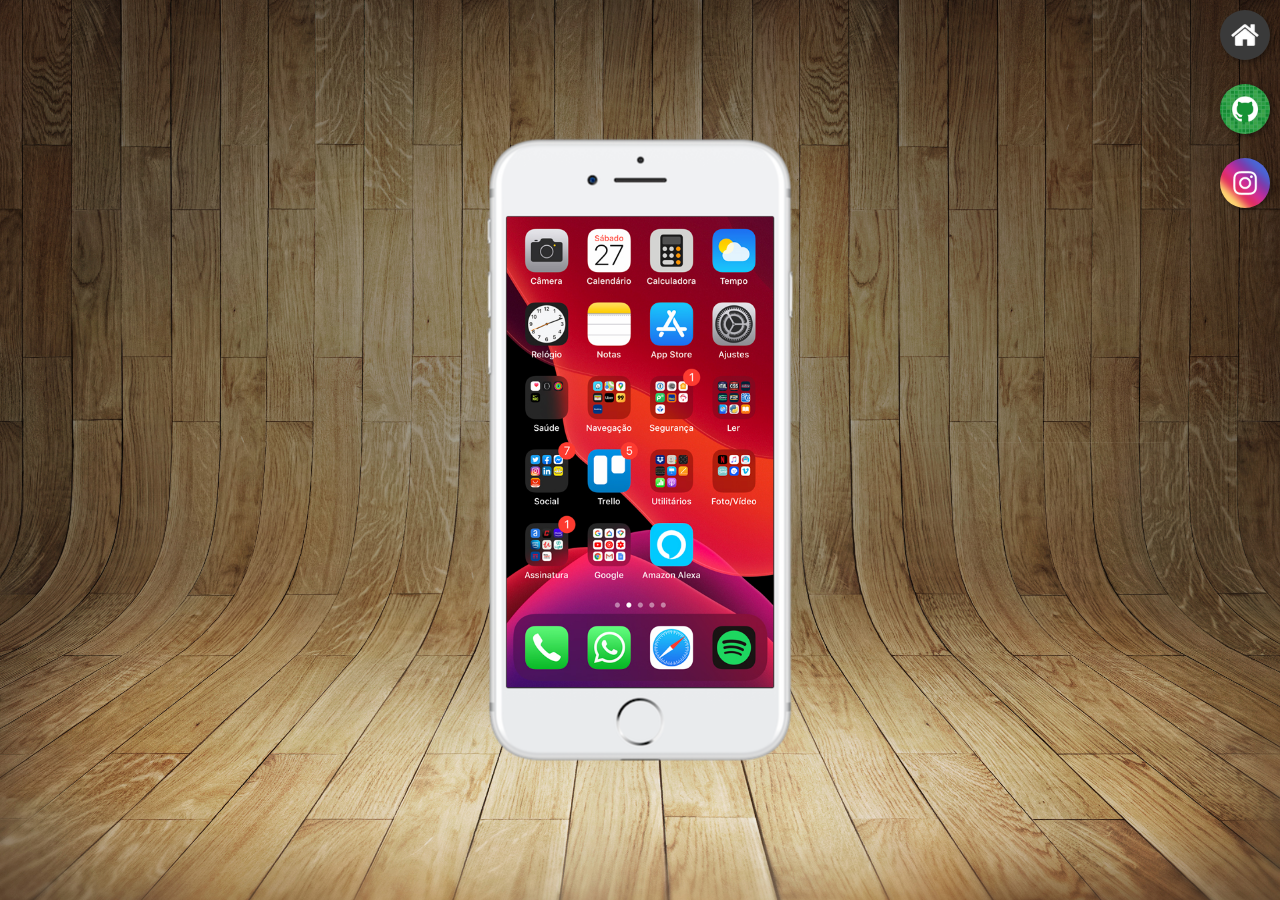
<file: index.html>
<!DOCTYPE html>
<html lang="pt-br">
<head>
    <link rel="shortcut icon" href="imagens/favicon-16x16.png" type="image/x-icon">
    <meta charset="UTF-8">
    <meta name="viewport" content="width=device-width, initial-scale=1.0">
    <link rel="stylesheet" href="estilos/style.css">
    <title>Projeto Redes Sociais</title>
</head>
<body>
    <main>
        <section id="telefone">
            <iframe src="home.html" name="tela" id="tela" frameborder="0"></iframe>
        </section>
    
        <section id="redes-sociais">
            <a href="home.html" target="tela"><img src="imagens/logo-home.jpg" alt="Home"></a><br>
            
            <a href="github.html" target="tela"><img src="imagens/logo-github.jpg" alt="Github"></a><br>
            
            <a href="instagram.html" target="tela"><img src="imagens/logo-instagram.jpg" alt="Instagram"></a>
        </section>
    </main>
</body>
</html>
</file>
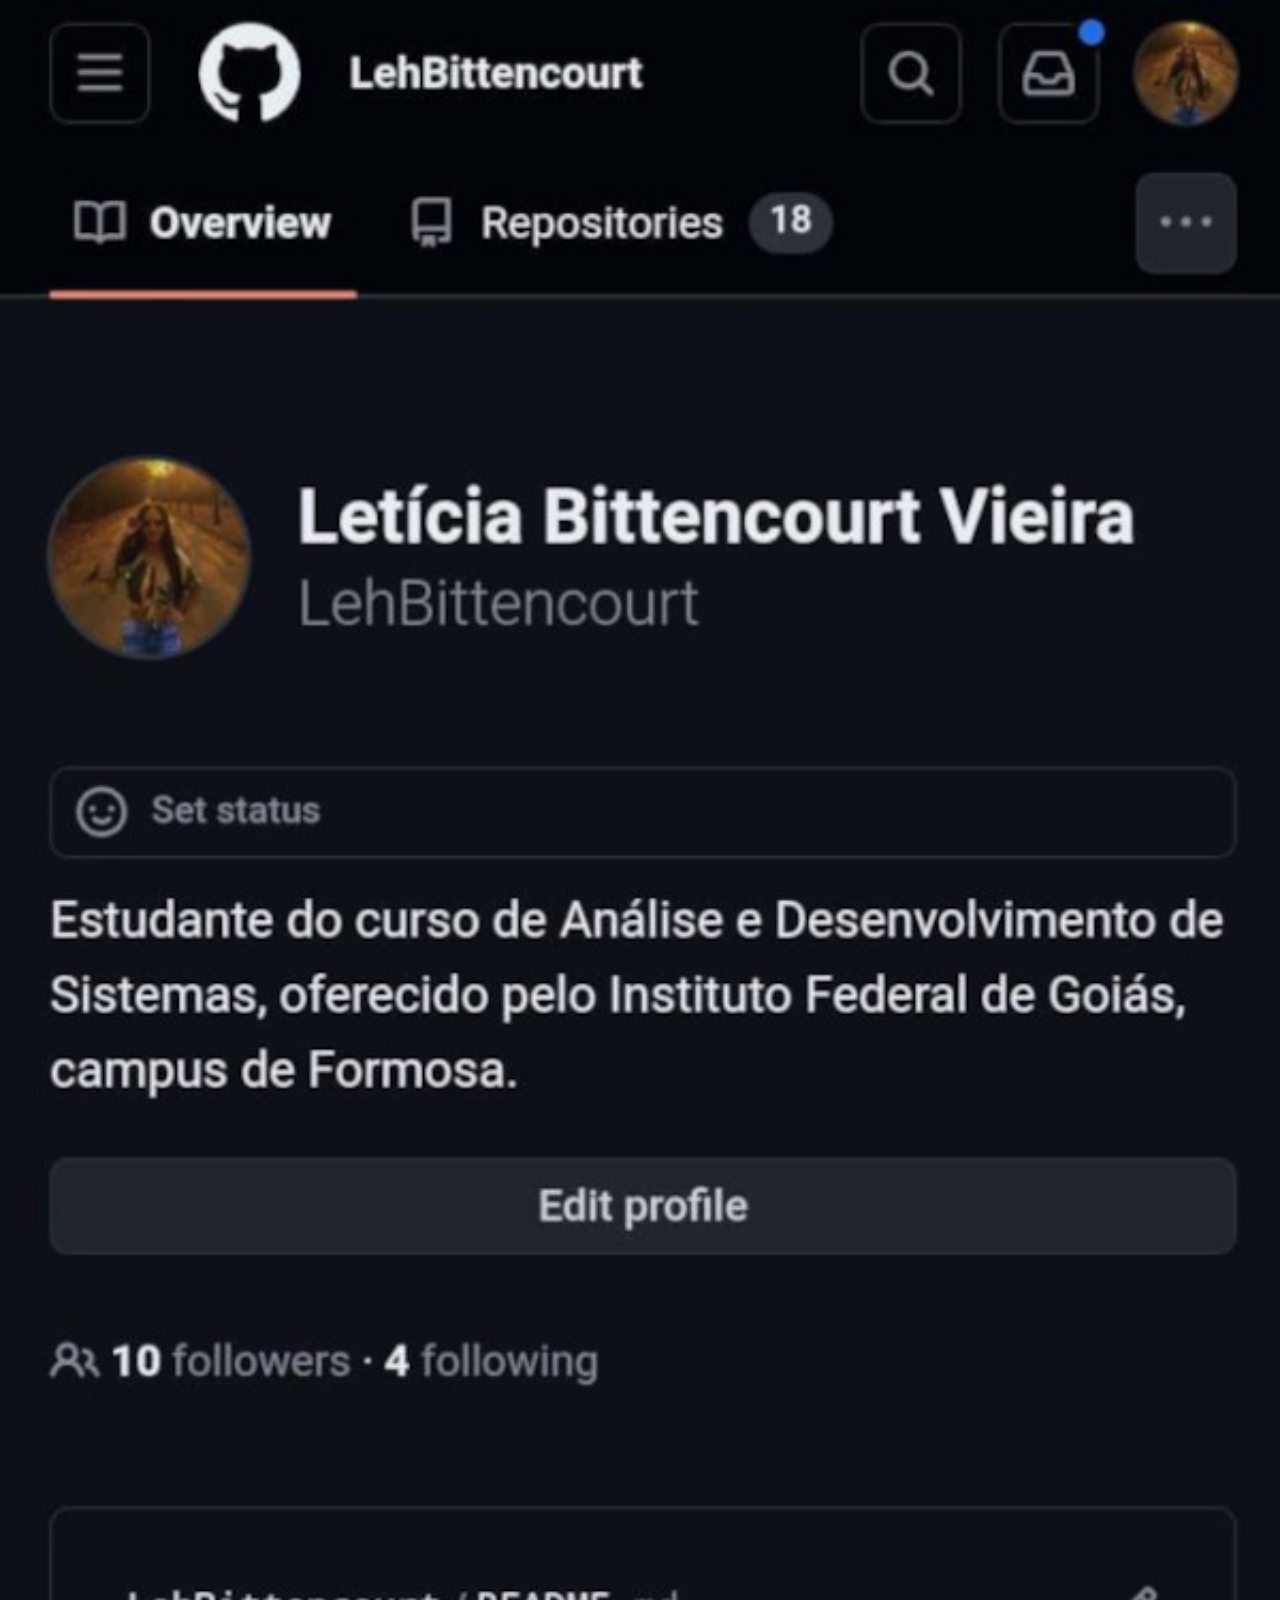
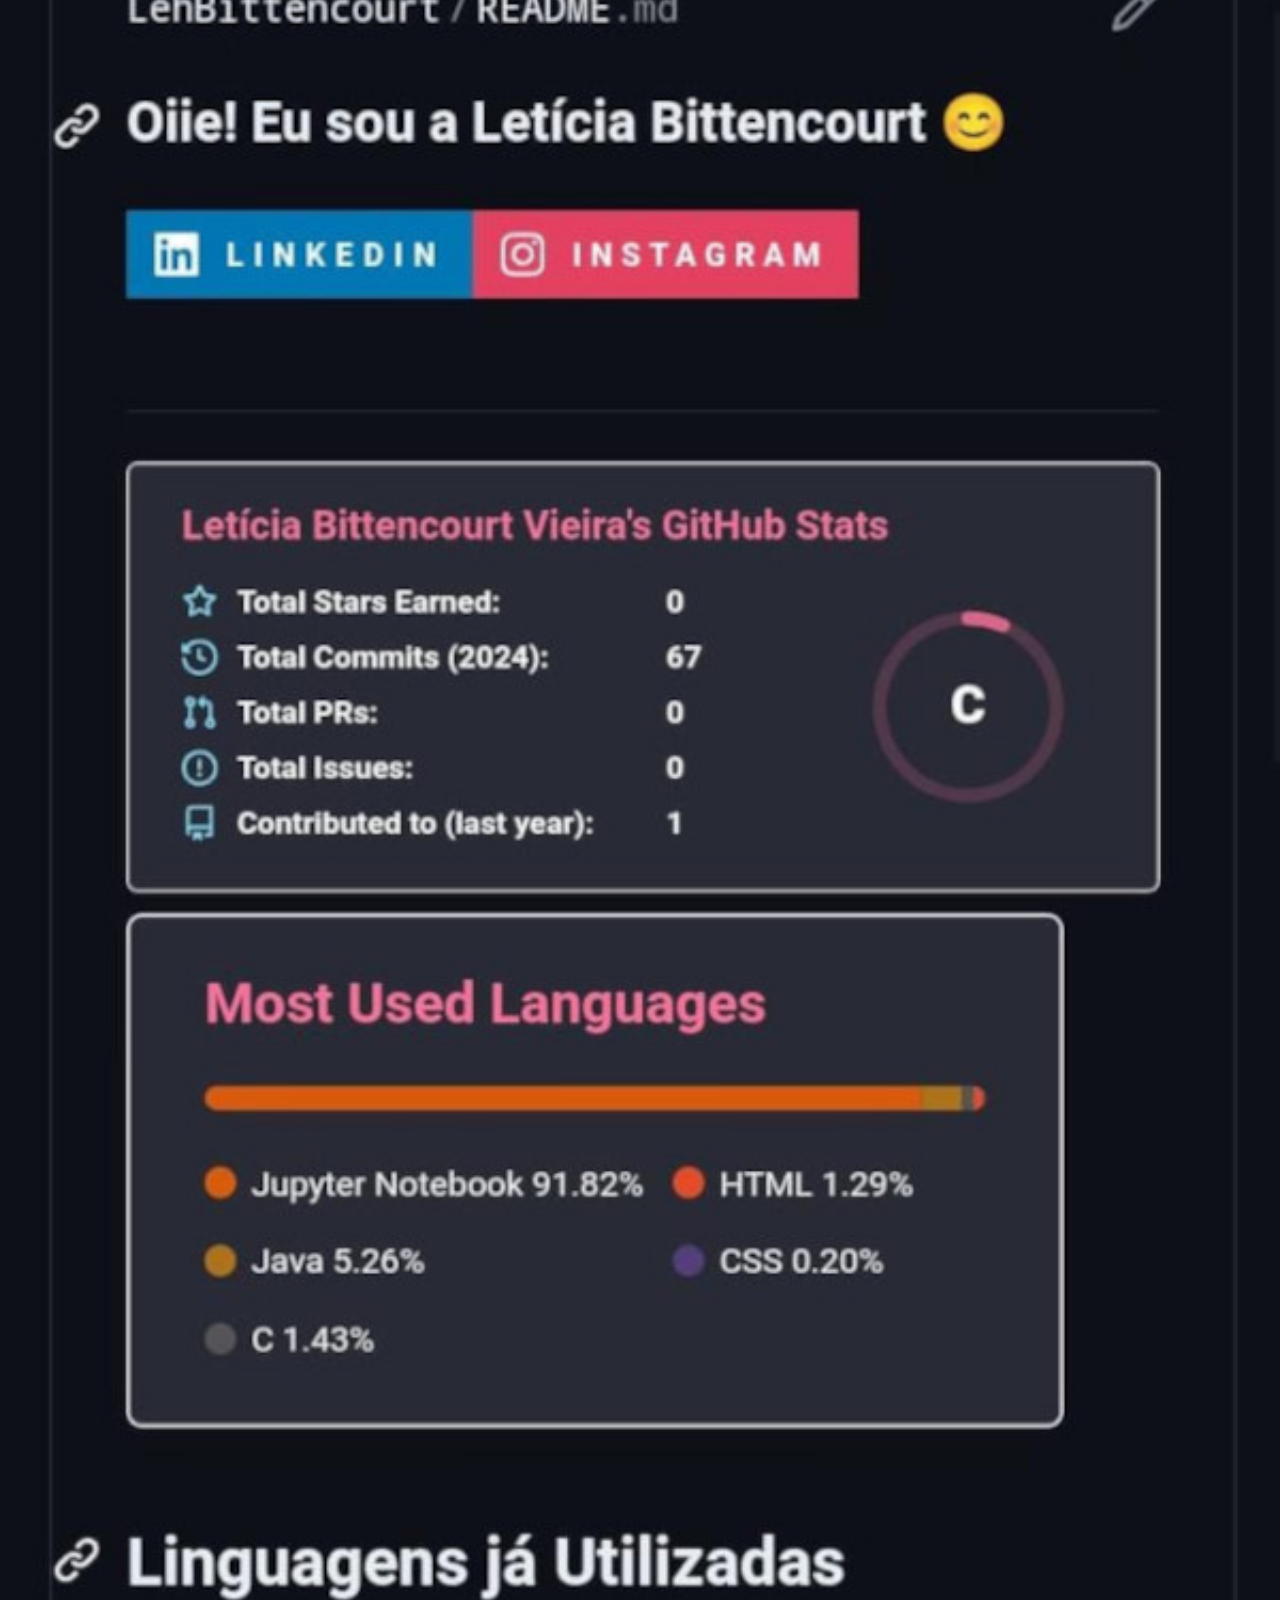
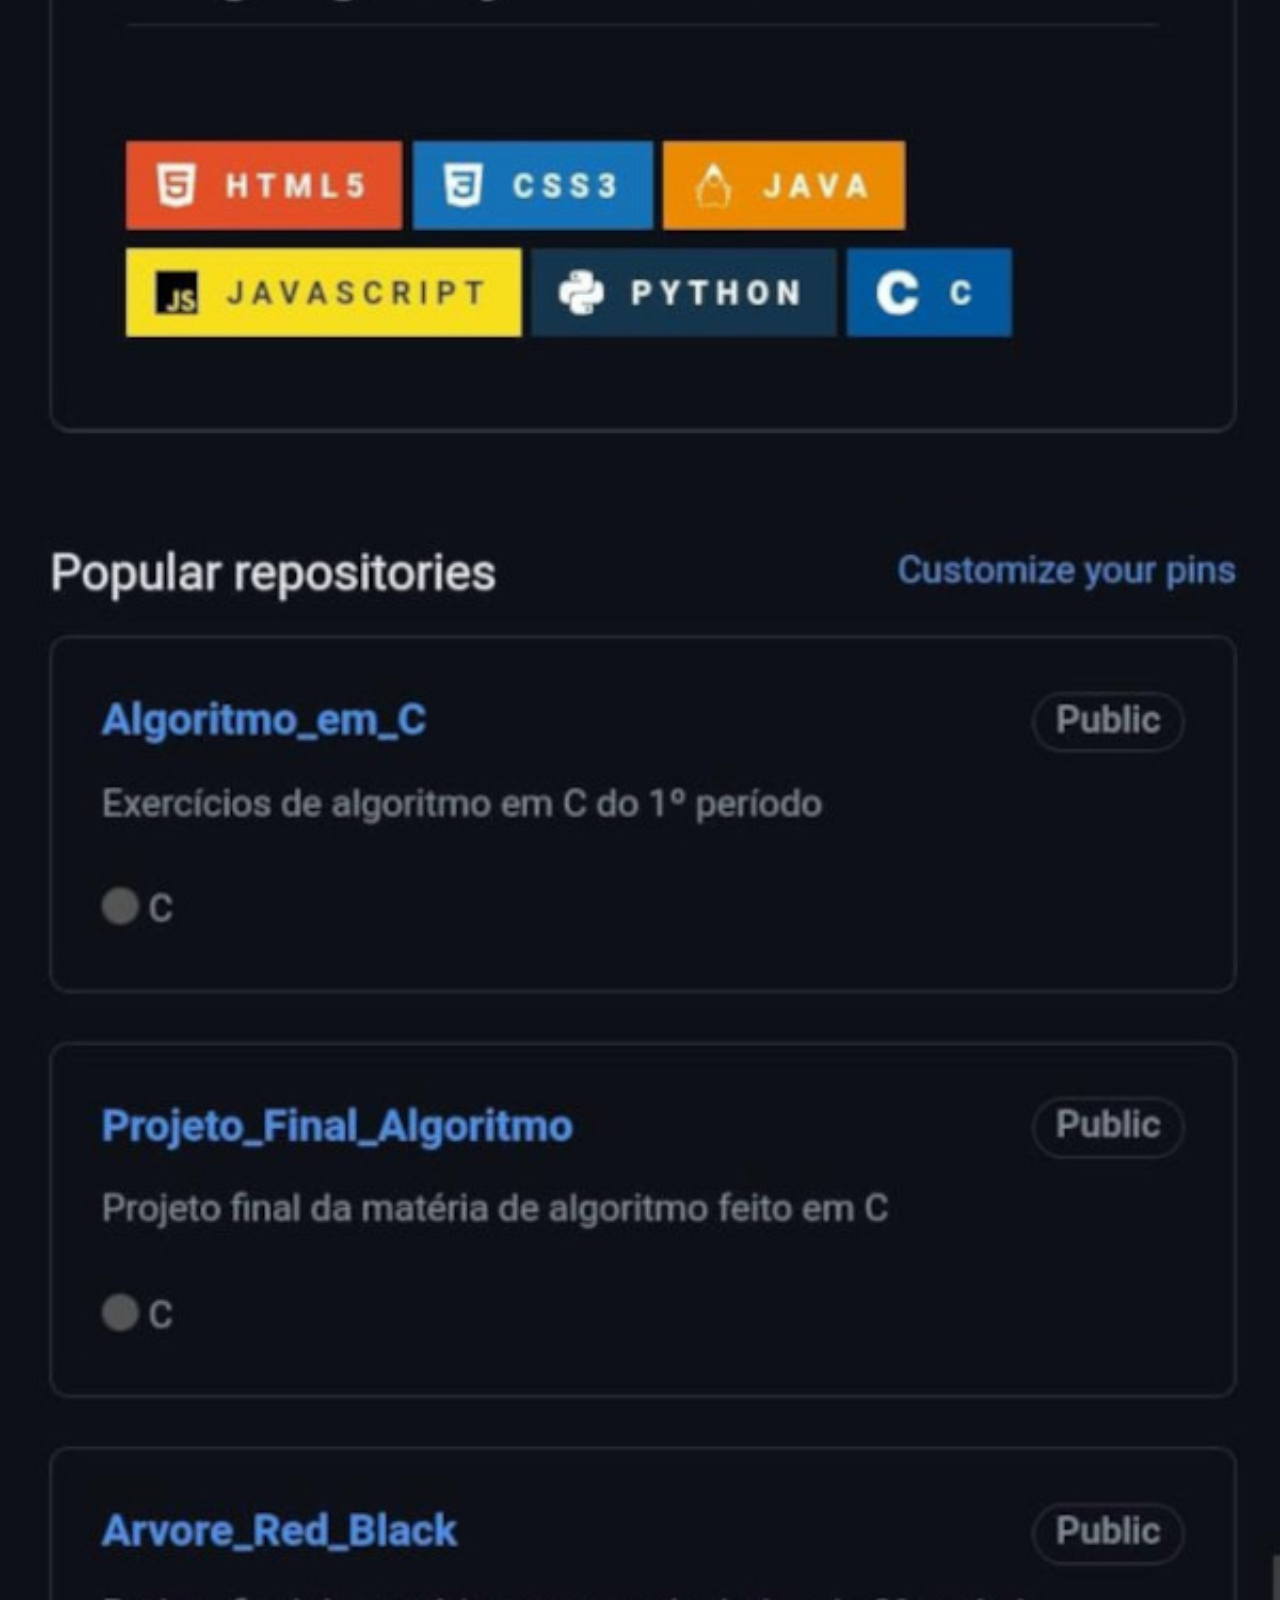
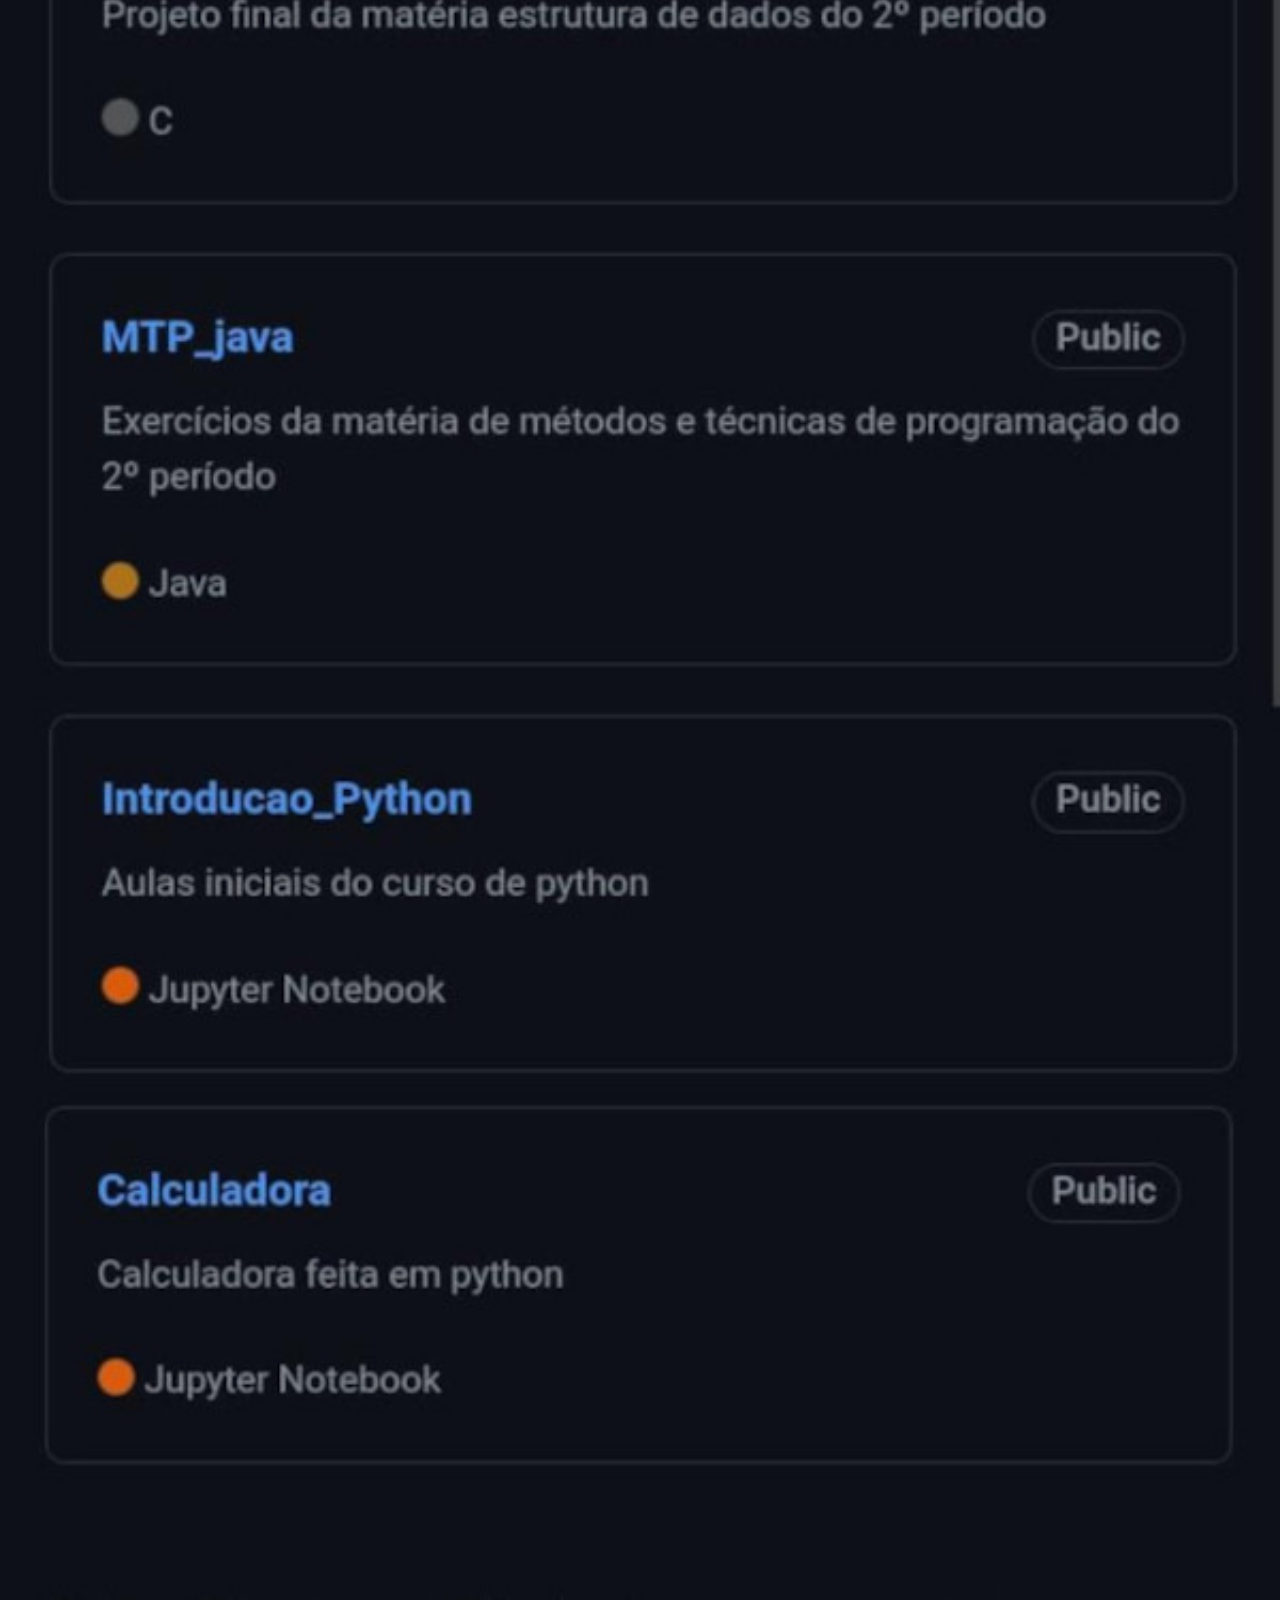
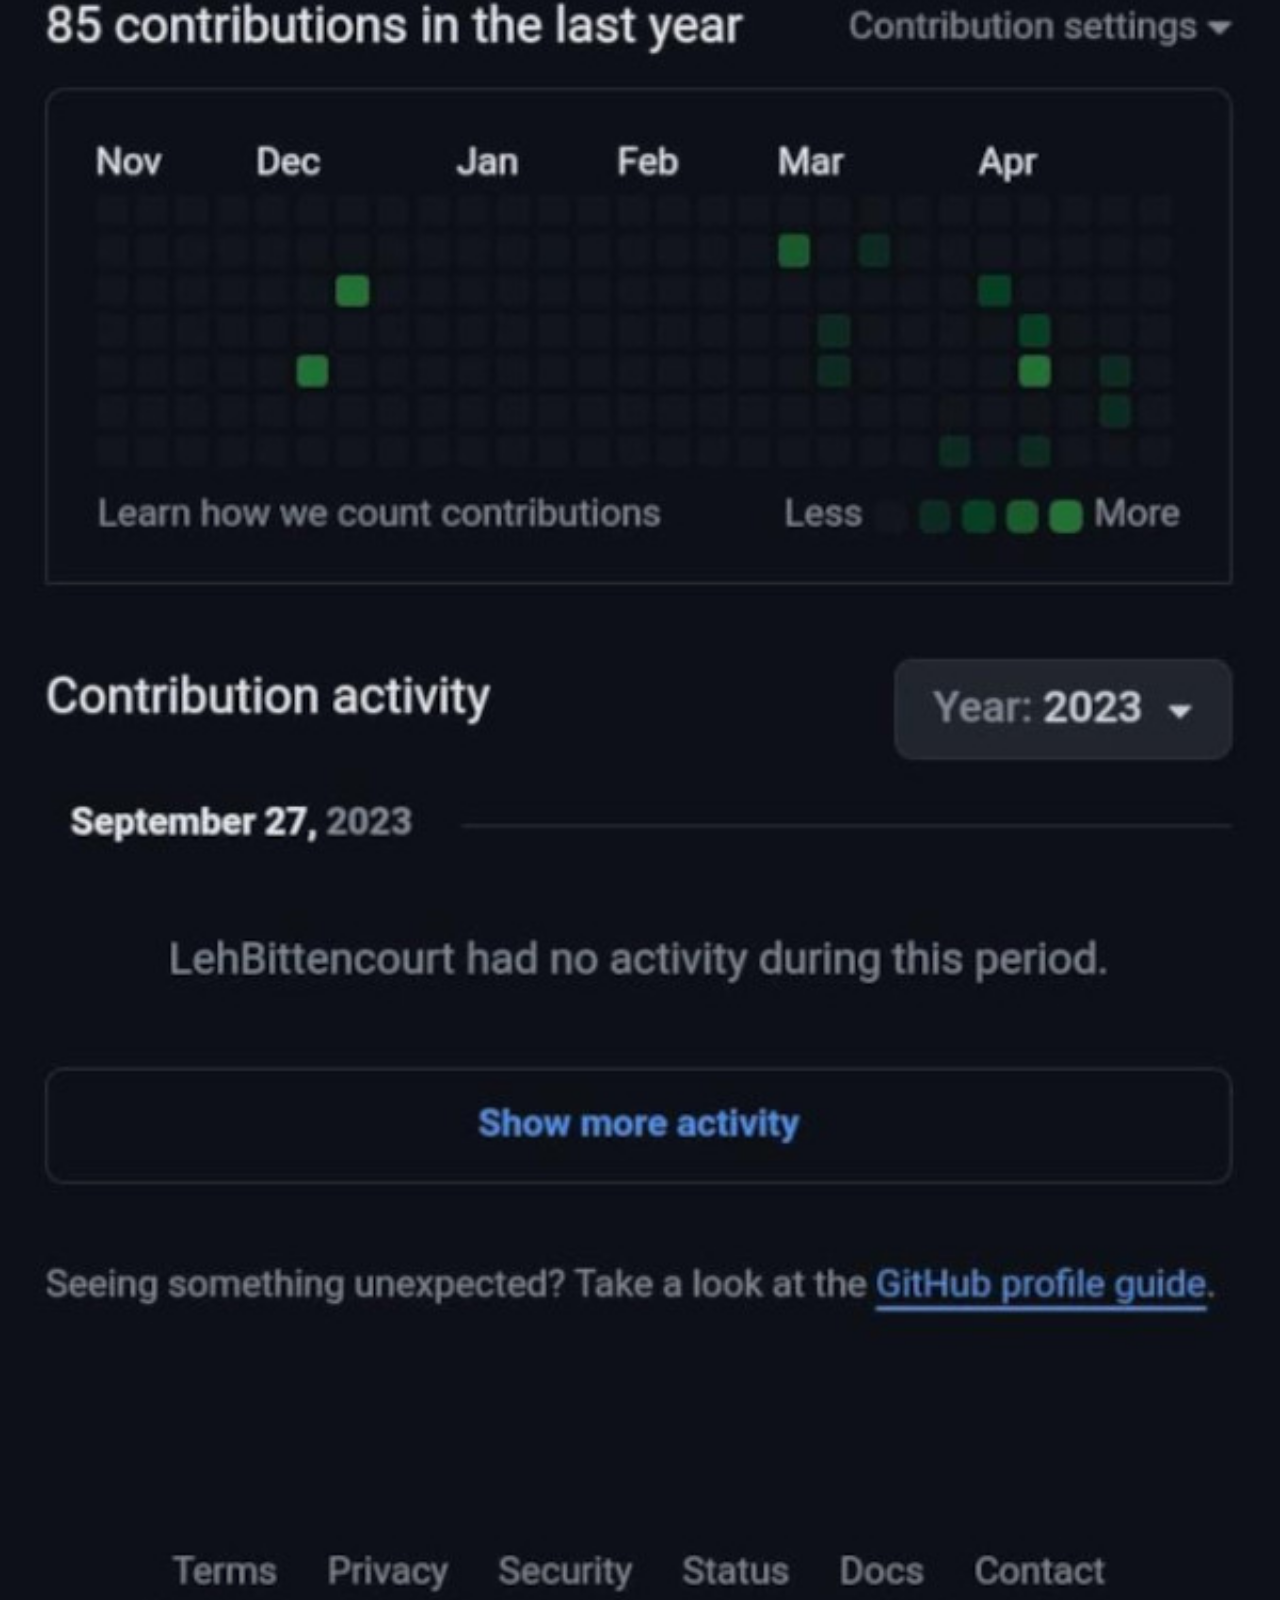
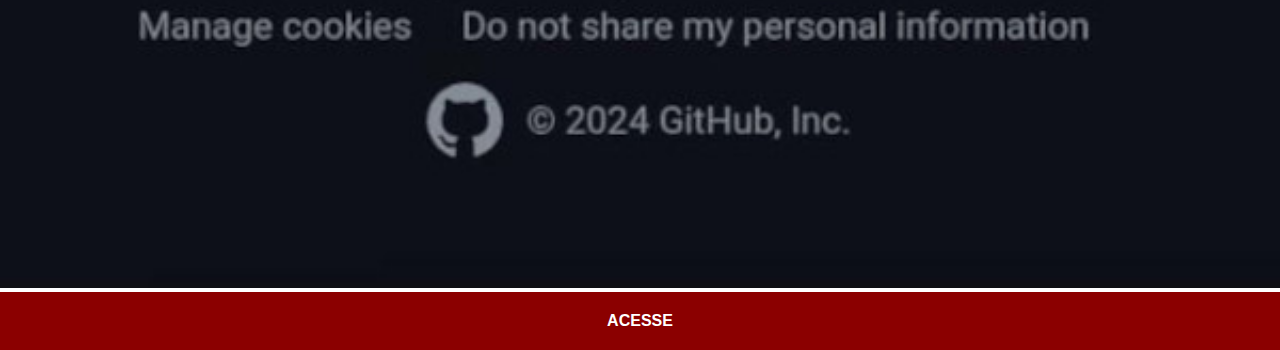
<file: github.html>
<!DOCTYPE html>
<html lang="pt-br">
<head>
    <meta charset="UTF-8">
    <meta name="viewport" content="width=device-width, initial-scale=1.0">
    <title>Github</title>
    <link rel="stylesheet" href="estilos/social.css">

</head>
<body>
    <img src="imagens/tela-github.jpg" alt="github">
    <a href="https://github.com/LehBittencourt" target="_blank">ACESSE</a>
</body>
</html>
</file>
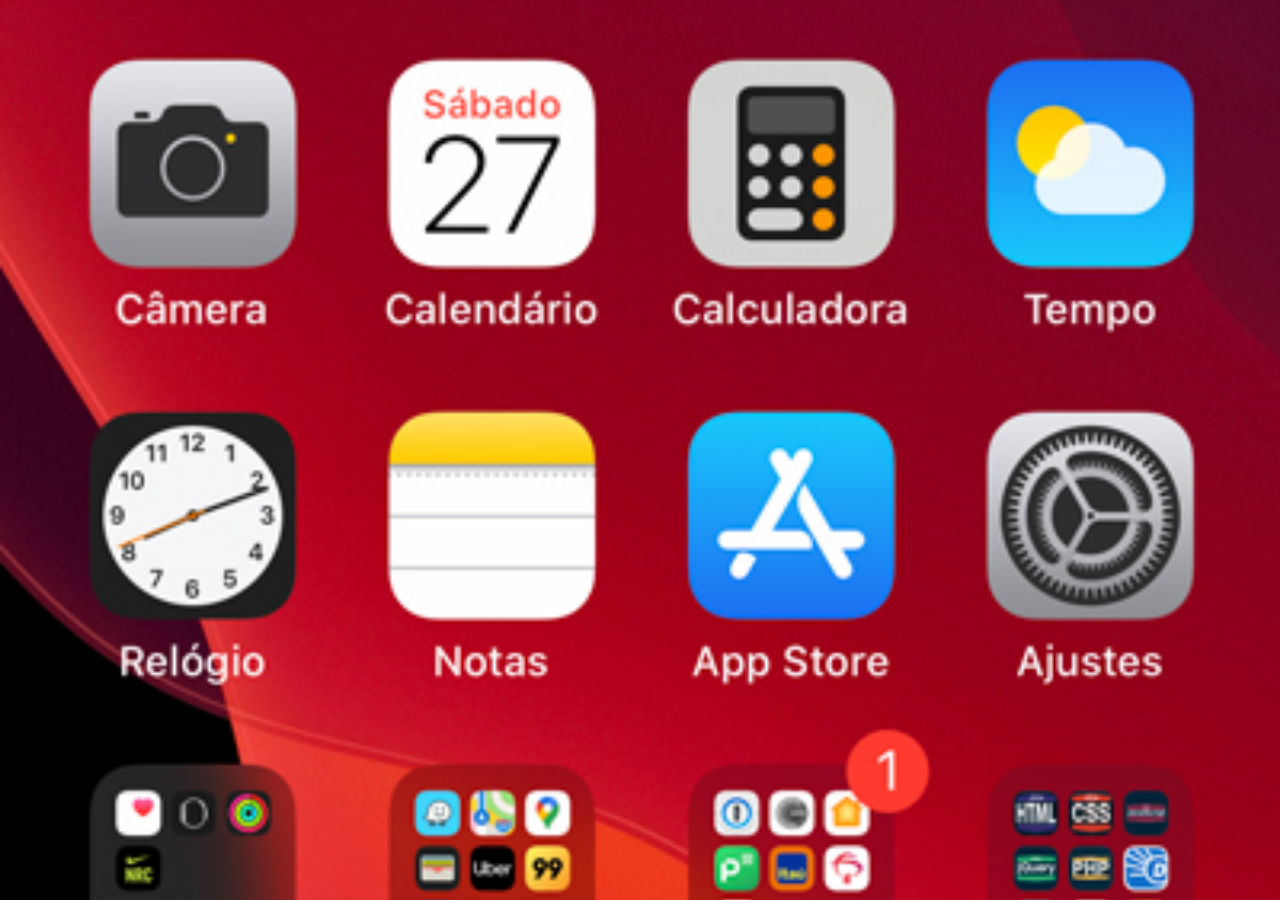
<file: home.html>
<!DOCTYPE html>
<html lang="pt-br">
<head>
    <meta charset="UTF-8">
    <meta name="viewport" content="width=device-width, initial-scale=1.0">
    <title>Home</title>
</head>
<style>
    * {
       margin: 0px;
       padding: 0px; 
    }

    body{
        width: 100vw;
        height: 100vh;
        background: black url('imagens/tela-home.jpg') no-repeat top center;
        background-size: cover;
    }
</style>
<body>
    
</body>
</html>
</file>
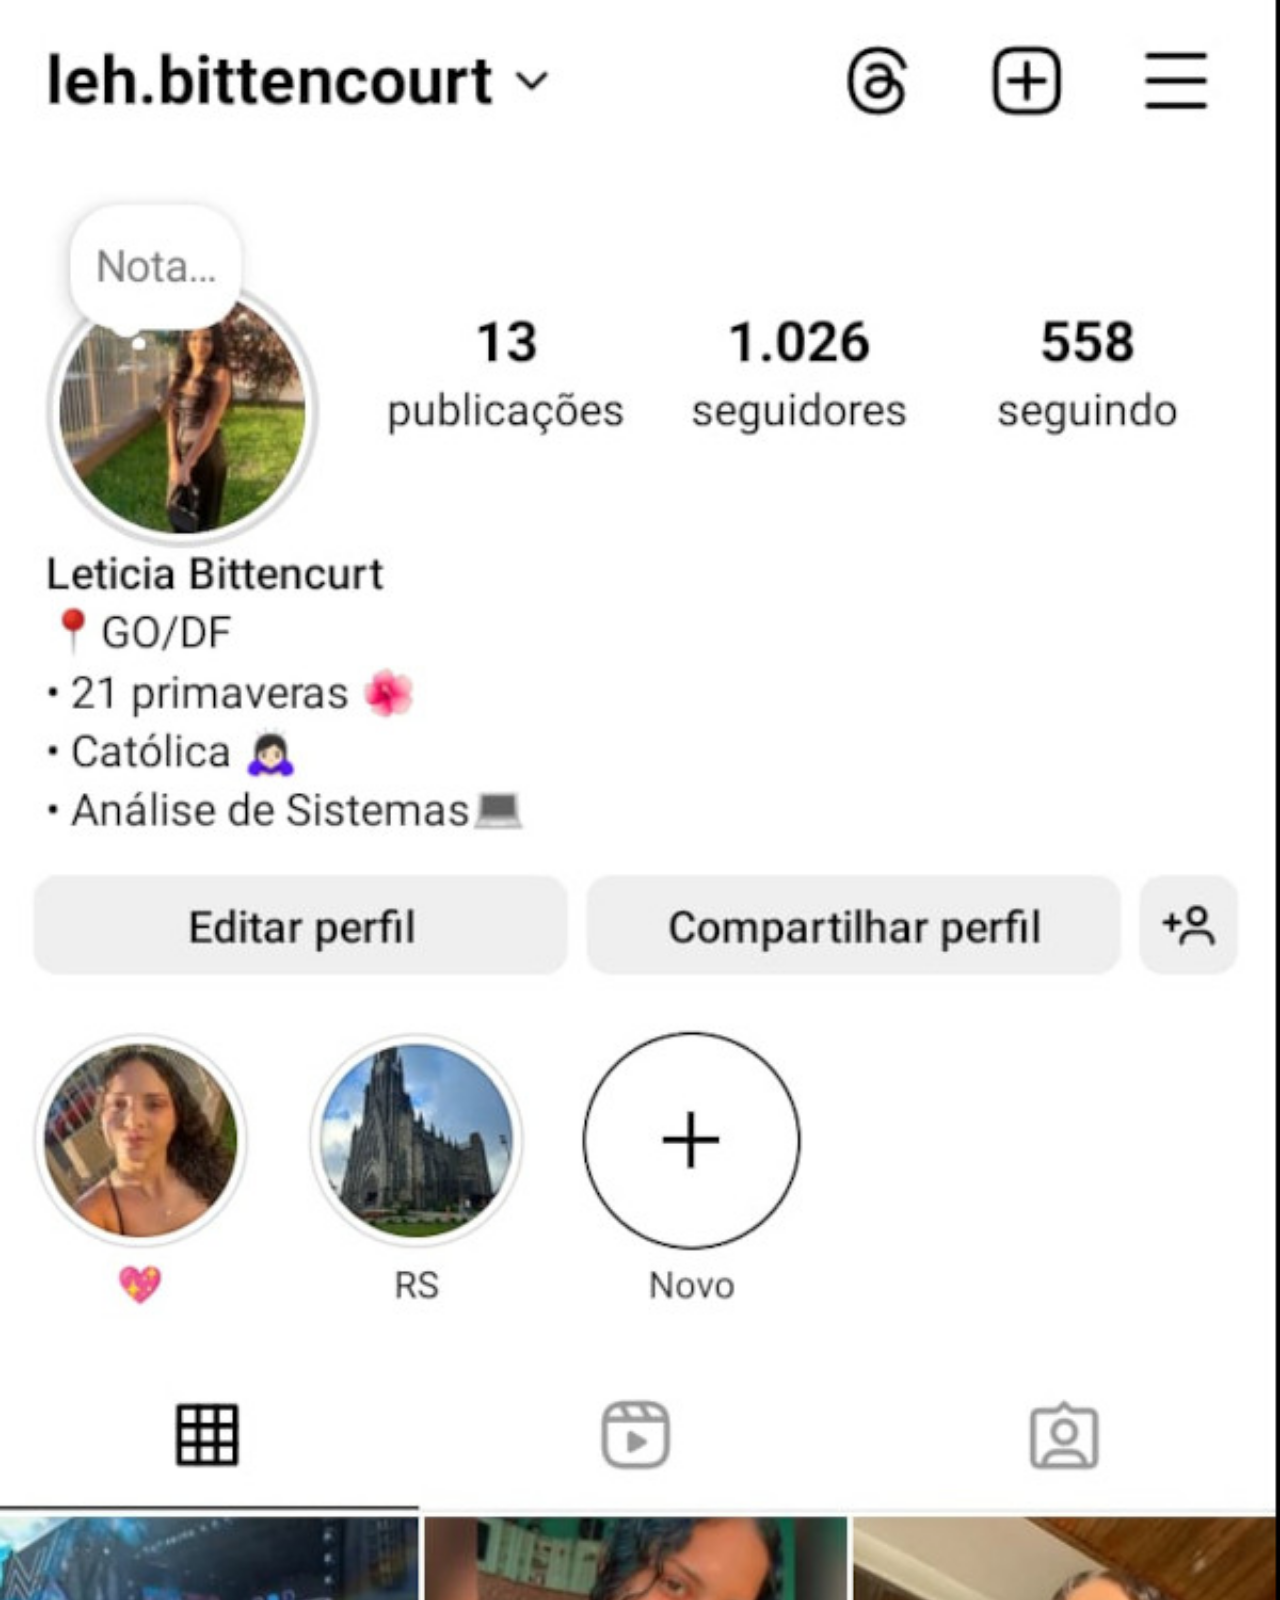
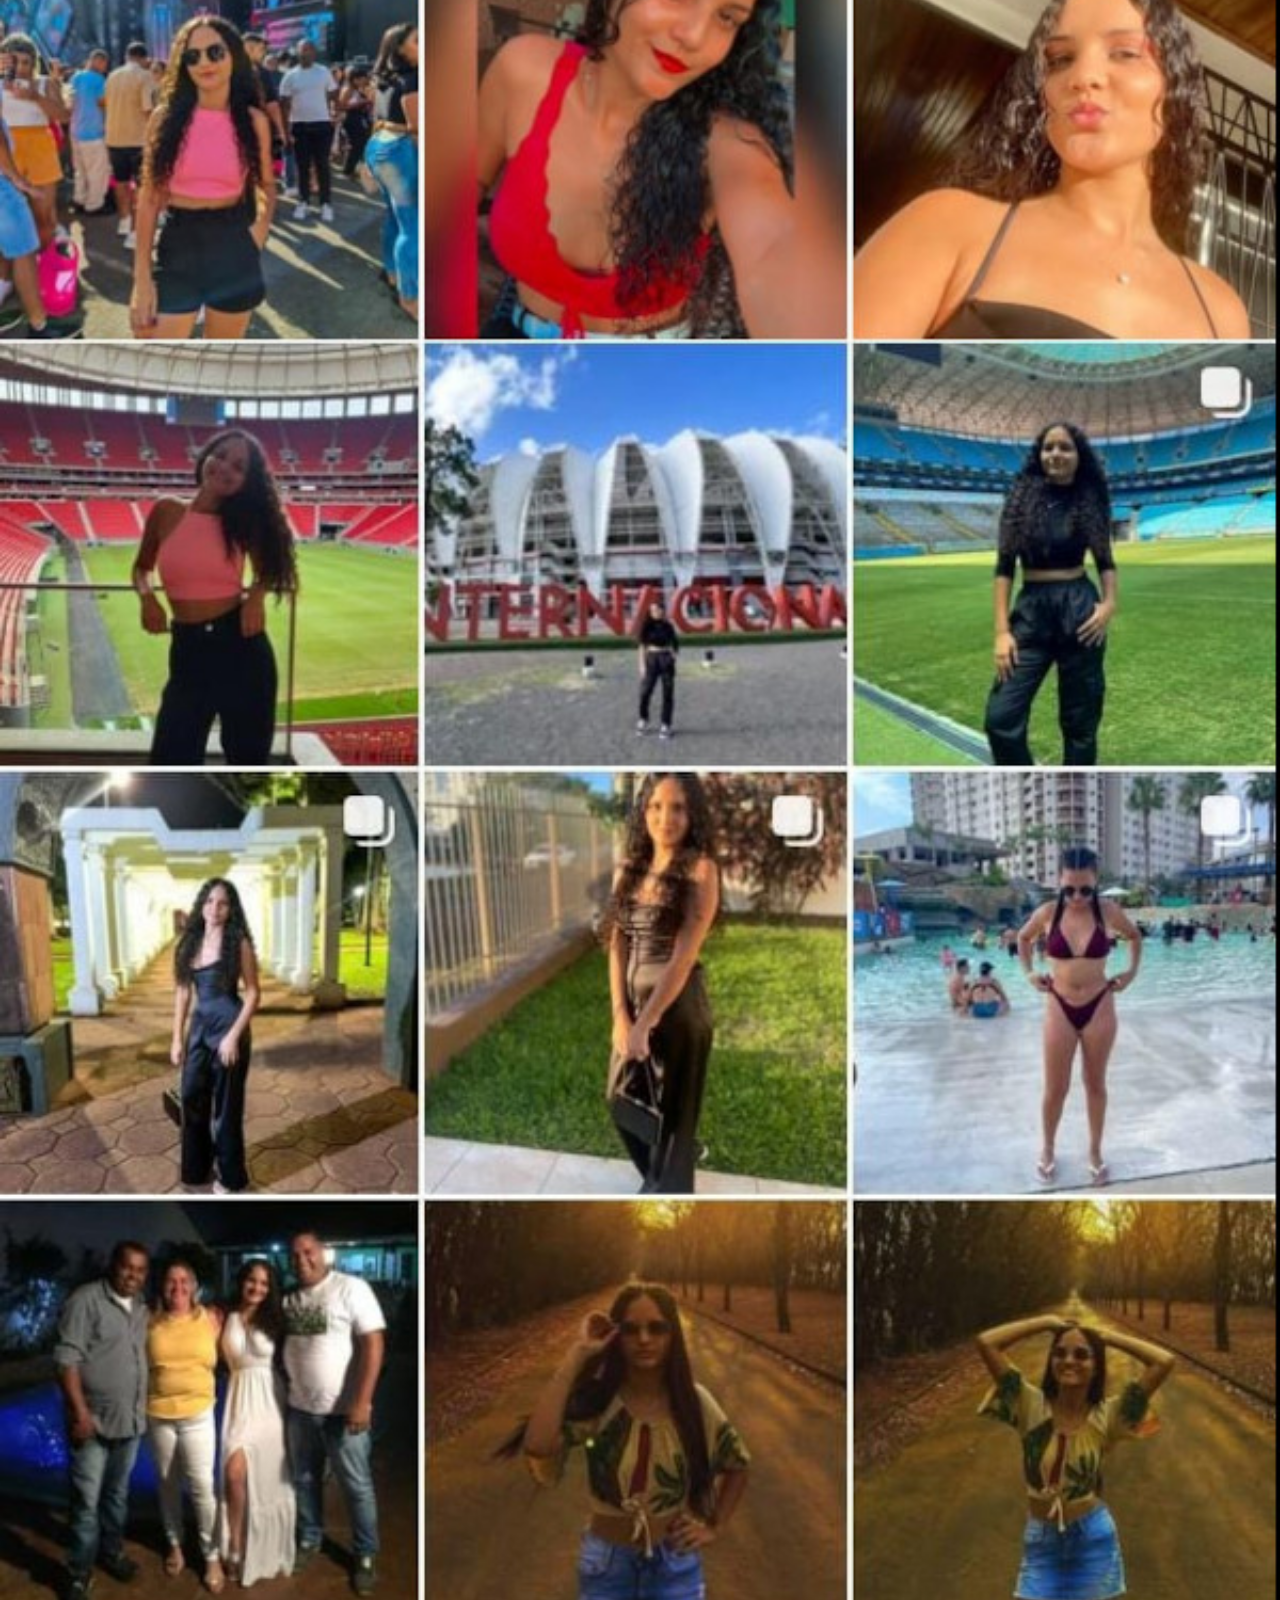
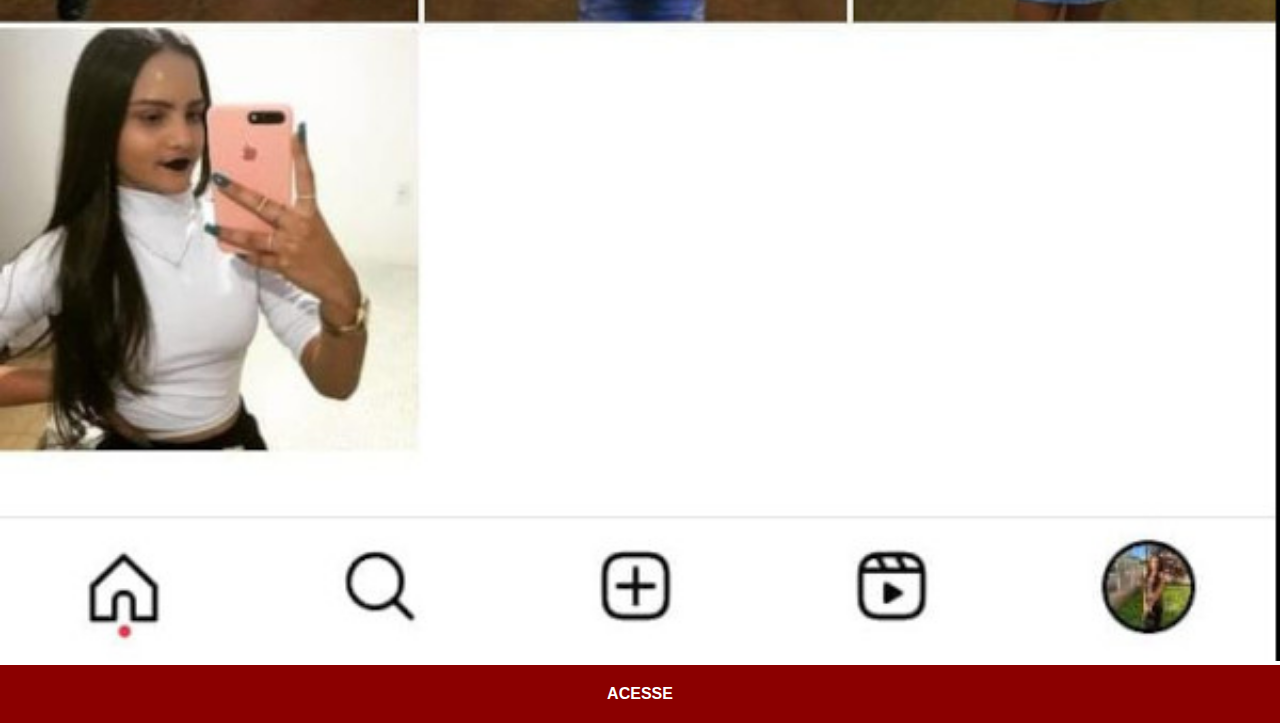
<file: instagram.html>
<!DOCTYPE html>
<html lang="pt-br">
<head>
    <meta charset="UTF-8">
    <meta name="viewport" content="width=device-width, initial-scale=1.0">
    <link rel="stylesheet" href="estilos/social.css">
    <title>Instagram</title>
</head>
<body>
    <img src="imagens/tela-instagram.jpg" alt="Instagram">
    <a href="https://www.instagram.com/leh.bittencourt/" target="_blank">ACESSE</a>
</body>
</html>
</file>
<file: estilos/style.css>
@charset "UUTF-8";

* {
    margin: 0px;
    padding: 0px;
    font-family: Arial, Helvetica, sans-serif;
}

html, body {
    height: 100vh;
    width: 100vw;
    background-color: black;
}

body{
    background: url('../imagens/fundo-madeira.jpg') no-repeat top center;
    background-size: cover;
    background-attachment: fixed;
}

main{
    position: relative;
    height: 100vh;
}

section#telefone{
    position: absolute;
    top: 50%;
    left: 50%;
    transform: translate(-50%, -50%);

    height: 627px;
    width: 311px;
    background: url('../imagens/frame-iphone.png') no-repeat;
}

iframe#tela{
    position: relative;
    top: 80px;
    left: 22px;
    width: 267px;
    height: 471px;
}

section#redes-sociais {
    text-align: right;
}

section#redes-sociais img {
    width: 50px;
    margin: 10px;
    border-radius: 50px;
    box-shadow: 2px 2px 5px rgb(0, 0, 0, 0.400);
    box-sizing: border-box;
}

section#redes-sociais img:hover {
    border: 2px solid rgba(255, 255, 255, 0.637);
    transform: translate(-3px, -3px);
    box-shadow: 5px 5px 10px rgba(0, 0, 0, 0.623);
    transition: transform .3s, border 1s;
}
</file>
<file: estilos/social.css>
@charset "UTF-8";

* {
    margin: 0px;
    padding: 0px;
    font-family: Arial, Helvetica, sans-serif;
}

::-webkit-scrollbar {
    width: 0px;
    height: 0px;
}

img {
    width: 100vw;
}

a {
    display: block;
    background-color: darkred;
    color: white;
    padding: 20px;
    text-align: center;
    font-weight: bolder;
    text-decoration: none;
}

a:hover{
    background-color: red;    
}
</file>
